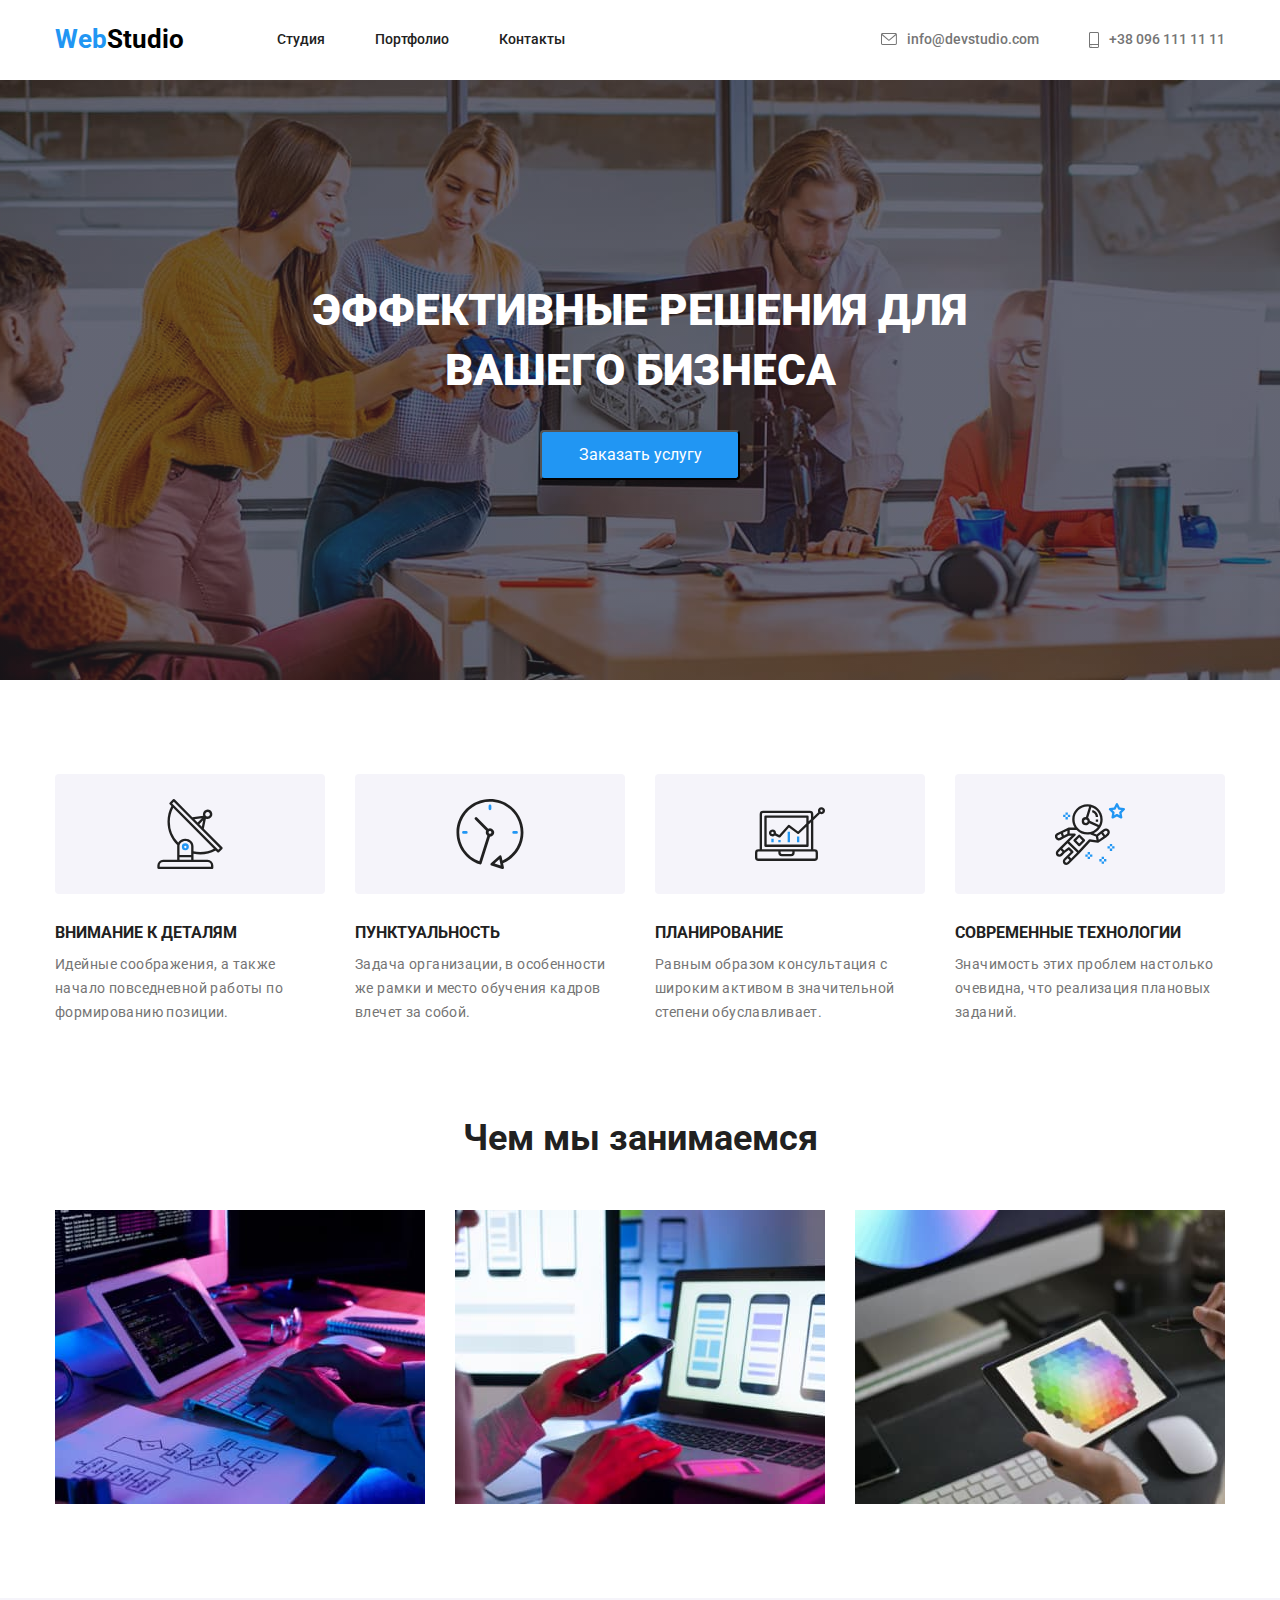
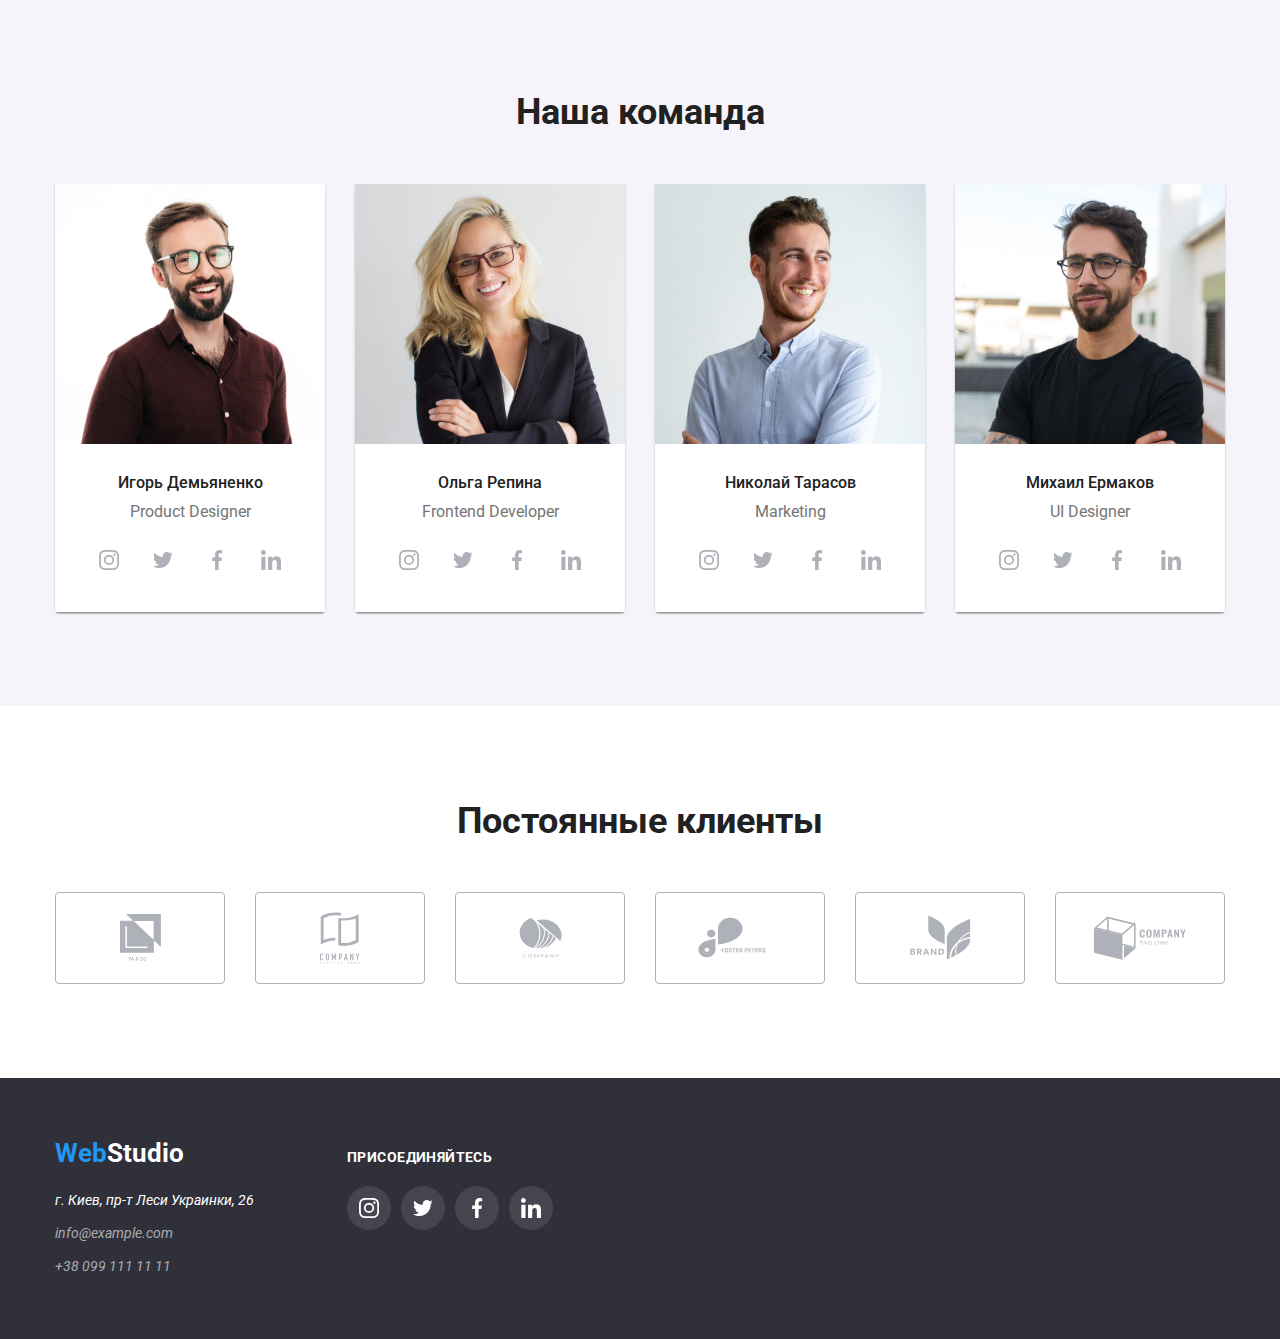
<file: index.html>
<!DOCTYPE html>
<html lang="ru">
  <head>
    <meta charset="UTF-8" />
    <meta http-equiv="X-UA-Compatible" content="IE=edge" />
    <meta name="viewport" content="width=device-width, initial-scale=1.0" />
    <title>Студия</title>
    <link rel="preconnect" href="https://fonts.googleapis.com" />
    <link rel="preconnect" href="https://fonts.gstatic.com" crossorigin />
    <link
      href="https://fonts.googleapis.com/css2?family=Raleway:wght@700&family=Roboto:wght@400;500;700;900&display=swap"
      rel="stylesheet"
    />
    <link
      rel="stylesheet"
      href="https://cdnjs.cloudflare.com/ajax/libs/modern-normalize/1.1.0/modern-normalize.min.css
"
    />

    <link rel="stylesheet" href="css/style.css" />
  </head>
  <body>
    <!---------- Header ---------->
    <header class="header">
      <div class="container header-container">
        <a class="main-page" href="./index.html"
          ><span class="main-page-web">Web</span
          ><span class="main-page-studio">Studio</span></a
        >
        <nav>
          <ul class="list header-nav">
            <li><a class="link-header" href="">Студия</a></li>
            <li>
              <a class="link-header" href="./portfolio.html">Портфолио</a>
            </li>
            <li><a class="link-header" href="">Контакты</a></li>
          </ul>
        </nav>

        <ul class="list header-tel">
          <li class="header-button">
            <a class="link-contacts" href="mailto:info@devstudio.com">
              <svg class="contact-icon" width="16px" height="12px">
                <use href="./image/sprite.svg#icon-envelope"></use>
              </svg>
              info@devstudio.com</a
            >
          </li>
          <li class="header-button">
            <a class="link-contacts" href="tel:+380961111111">
              <svg class="contact-icon" width="10px" height="16px">
                <use href="./image/sprite.svg#icon-smartphone"></use></svg
              >+38 096 111 11 11</a
            >
          </li>
        </ul>
      </div>
    </header>
    <main>
      <!----------Hero ---------->
      <section class="hero">
        <div class="container">
          <h1 class="hero-text">Эффективные решения для вашего бизнеса</h1>
          <button class="button-main" type="button">Заказать услугу</button>
        </div>
      </section>
      <!---------- Про нас ---------->
      <section class="work">
        <div class="container">
          <ul class="list work-list">
            <li class="list-about">
              <div class="work-thumb">
                <svg width="70px" height="70px">
                  <use href="./image/sprite.svg#icon-antenna"></use>
                </svg>
              </div>
              <h3 class="list-about-title">Внимание к деталям</h3>
              <p class="list-about-text">
                Идейные соображения, а также начало повседневной работы по
                формированию позиции.
              </p>
            </li>
            <li class="list-about">
              <div class="work-thumb">
                <svg width="70px" height="70px">
                  <use href="./image/sprite.svg#icon-clock"></use>
                </svg>
              </div>
              <h3 class="list-about-title">Пунктуальность</h3>
              <p class="list-about-text">
                Задача организации, в особенности же рамки и место обучения
                кадров влечет за собой.
              </p>
            </li>
            <li class="list-about">
              <div class="work-thumb">
                <svg width="70px" height="70px">
                  <use href="./image/sprite.svg#icon-diagram"></use>
                </svg>
              </div>
              <h3 class="list-about-title">Планирование</h3>
              <p class="list-about-text">
                Равным образом консультация с широким активом в значительной
                степени обуславливает.
              </p>
            </li>
            <li class="list-about">
              <div class="work-thumb">
                <svg width="70px" height="70px">
                  <use href="./image/sprite.svg#icon-astronaut"></use>
                </svg>
              </div>
              <h3 class="list-about-title">Современные технологии</h3>
              <p class="list-about-text">
                Значимость этих проблем настолько очевидна, что реализация
                плановых заданий.
              </p>
            </li>
          </ul>
        </div>
      </section>
      <!---------- Чем мы занимаемся ---------->
      <section class="information">
        <div class="container">
          <h2 class="information-about">Чем мы занимаемся</h2>
          <ul class="list list-img">
            <li class="img-item">
              <img src="./image/whatwedo1.jpg" alt="на клавиатуре" />
            </li>
            <li class="img-item">
              <img src="./image/whatwedo2.jpg" alt="на телефоне" />
            </li>
            <li class="img-item">
              <img src="./image/whatwedo3.jpg" alt="на планшете" />
            </li>
          </ul>
        </div>
      </section>
      <!---------- Команда ---------->
      <section class="team">
        <div class="container">
          <h2 class="team-about">Наша команда</h2>
          <ul class="list list-team">
            <li class="team-member">
              <img
                src="./image/master1.jpg"
                alt="Игорь Демьяненко"
                width="270"
                height="260"
              />
              <div class="team-information">
                <h3 class="team-title">Игорь Демьяненко</h3>
                <p class="team-text" lang="en">Product Designer</p>
                <ul class="socials-list team-socials list">
                  <li class="socials-item">
                    <a href="" class="socials-link team-icon">
                      <svg class="socials-icon" width="20px" height="20px">
                        <use href="./image/sprite.svg#icon-instagram"></use>
                      </svg>
                    </a>
                  </li>
                  <li class="socials-item">
                    <a href="" class="socials-link team-icon">
                      <svg class="socials-icon" width="20px" height="20px">
                        <use href="./image/sprite.svg#icon-twitter"></use>
                      </svg>
                    </a>
                  </li>
                  <li class="socials-item">
                    <a href="" class="socials-link team-icon">
                      <svg class="socials-icon" width="20px" height="20px">
                        <use href="./image/sprite.svg#icon-facebook"></use>
                      </svg>
                    </a>
                  </li>
                  <li class="socials-item">
                    <a href="" class="socials-link team-icon">
                      <svg class="socials-icon" width="20px" height="20px">
                        <use href="./image/sprite.svg#icon-linkedin"></use>
                      </svg>
                    </a>
                  </li>
                </ul>
              </div>
            </li>
            <li class="team-member">
              <img
                src="./image/master2.jpg"
                alt="Ольга Репина"
                width="270"
                height="260"
              />
              <div class="team-information">
                <h3 class="team-title">Ольга Репина</h3>
                <p class="team-text" lang="en">Frontend Developer</p>
                <ul class="socials-list team-socials list">
                  <li class="socials-item">
                    <a href="" class="socials-link team-icon">
                      <svg class="socials-icon" width="20px" height="20px">
                        <use href="./image/sprite.svg#icon-instagram"></use>
                      </svg>
                    </a>
                  </li>
                  <li class="socials-item">
                    <a href="" class="socials-link team-icon">
                      <svg class="socials-icon" width="20px" height="20px">
                        <use href="./image/sprite.svg#icon-twitter"></use>
                      </svg>
                    </a>
                  </li>
                  <li class="socials-item">
                    <a href="" class="socials-link team-icon">
                      <svg class="socials-icon" width="20px" height="20px">
                        <use href="./image/sprite.svg#icon-facebook"></use>
                      </svg>
                    </a>
                  </li>
                  <li class="socials-item">
                    <a href="" class="socials-link team-icon">
                      <svg class="socials-icon" width="20px" height="20px">
                        <use href="./image/sprite.svg#icon-linkedin"></use>
                      </svg>
                    </a>
                  </li>
                </ul>
              </div>
            </li>
            <li class="team-member">
              <img
                src="./image/master3.jpg"
                alt="Николай Тарасов"
                width="270"
                height="260"
              />
              <div class="team-information">
                <h3 class="team-title">Николай Тарасов</h3>
                <p class="team-text" lang="en">Marketing</p>
                <ul class="socials-list team-socials list">
                  <li class="socials-item">
                    <a href="" class="socials-link team-icon">
                      <svg class="socials-icon" width="20px" height="20px">
                        <use href="./image/sprite.svg#icon-instagram"></use>
                      </svg>
                    </a>
                  </li>
                  <li class="socials-item">
                    <a href="" class="socials-link team-icon">
                      <svg class="socials-icon" width="20px" height="20px">
                        <use href="./image/sprite.svg#icon-twitter"></use>
                      </svg>
                    </a>
                  </li>
                  <li class="socials-item">
                    <a href="" class="socials-link team-icon">
                      <svg class="socials-icon" width="20px" height="20px">
                        <use href="./image/sprite.svg#icon-facebook"></use>
                      </svg>
                    </a>
                  </li>
                  <li class="socials-item">
                    <a href="" class="socials-link team-icon">
                      <svg class="socials-icon" width="20px" height="20px">
                        <use href="./image/sprite.svg#icon-linkedin"></use>
                      </svg>
                    </a>
                  </li>
                </ul>
              </div>
            </li>
            <li class="team-member">
              <img
                src="./image/master4.jpg"
                alt="Михаил Ермаков"
                width="270"
                height="260"
              />
              <div class="team-information">
                <h3 class="team-title">Михаил Ермаков</h3>
                <p class="team-text" lang="en">UI Designer</p>
                <ul class="socials-list team-socials list">
                  <li class="socials-item">
                    <a href="" class="socials-link team-icon">
                      <svg class="socials-icon" width="20px" height="20px">
                        <use href="./image/sprite.svg#icon-instagram"></use>
                      </svg>
                    </a>
                  </li>
                  <li class="socials-item">
                    <a href="" class="socials-link team-icon">
                      <svg class="socials-icon" width="20px" height="20px">
                        <use href="./image/sprite.svg#icon-twitter"></use>
                      </svg>
                    </a>
                  </li>
                  <li class="socials-item">
                    <a href="" class="socials-link team-icon">
                      <svg class="socials-icon" width="20px" height="20px">
                        <use href="./image/sprite.svg#icon-facebook"></use>
                      </svg>
                    </a>
                  </li>
                  <li class="socials-item">
                    <a href="" class="socials-link team-icon">
                      <svg class="socials-icon" width="20px" height="20px">
                        <use href="./image/sprite.svg#icon-linkedin"></use>
                      </svg>
                    </a>
                  </li>
                </ul>
              </div>
            </li>
          </ul>
        </div>
      </section>
      <!-- -------------------Клиенты--------------------------- -->
      <section class="clients">
        <div class="container">
          <h2 class="subtitle">Постоянные клиенты</h2>
          <ul class="clients-list list">
            <li class="clients-item">
              <a href="" class="clients-thumb">
                <svg class="clients-icon" width="41px" height="47px">
                  <use href="./image/sprite.svg#icon-client-1"></use>
                </svg>
              </a>
            </li>

            <li class="clients-item">
              <a href="" class="clients-thumb">
                <svg class="clients-icon" width="40px" height="52px">
                  <use href="./image/sprite.svg#icon-client-2"></use>
                </svg>
              </a>
            </li>

            <li class="clients-item">
              <a href="" class="clients-thumb">
                <svg class="clients-icon" width="43px" height="41px">
                  <use href="./image/sprite.svg#icon-client-3"></use>
                </svg>
              </a>
            </li>

            <li class="clients-item">
              <a href="" class="clients-thumb">
                <svg class="clients-icon" width="84px" height="41px">
                  <use href="./image/sprite.svg#icon-client-4"></use>
                </svg>
              </a>
            </li>

            <li class="clients-item">
              <a href="" class="clients-thumb">
                <svg class="clients-icon" width="63px" height="45px">
                  <use href="./image/sprite.svg#icon-client-5"></use>
                </svg>
              </a>
            </li>

            <li class="clients-item">
              <a href="" class="clients-thumb">
                <svg class="clients-icon" width="94px" height="44px">
                  <use href="./image/sprite.svg#icon-client-6"></use>
                </svg>
              </a>
            </li>
          </ul>
        </div>
      </section>
    </main>
    <!---------- Футер ---------->
    <footer class="footer">
      <div class="container footer-thumbs">
        <div class="adress">
          <a class="main-page logo-footer" href=""
            ><span class="main-page-web">Web</span
            ><span class="studio-footer">Studio</span></a
          >
          <address>
            <ul class="list footer-list">
              <li class="list-footer">
                <a
                  class="footer-link-map"
                  href="https://goo.gl/maps/vSikNWWqTWctvKXCA"
                  target="_blank"
                  rel="noopener noreferrer"
                  >г. Киев, пр-т Леси Украинки, 26</a
                >
              </li>
              <li class="list-footer">
                <a class="footer-link-contacts" href="mailto:info@example.com"
                  >info@example.com</a
                >
              </li>
              <li class="list-footer">
                <a class="footer-link-contacts" href="tel:+380991111111"
                  >+38 099 111 11 11</a
                >
              </li>
            </ul>
          </address>
        </div>
        <div class="socials">
          <p class="socials-invite">Присоединяйтесь</p>
          <ul class="socials-list list">
            <li class="socials-item">
              <a href="" class="socials-link foot-icon">
                <svg class="socials-icon" width="20px" height="20px">
                  <use href="./image/sprite.svg#icon-instagram"></use>
                </svg>
              </a>
            </li>
            <li class="socials-item">
              <a href="" class="socials-link foot-icon">
                <svg class="socials-icon" width="20px" height="20px">
                  <use href="./image/sprite.svg#icon-twitter"></use>
                </svg>
              </a>
            </li>
            <li class="socials-item">
              <a href="" class="socials-link foot-icon">
                <svg class="socials-icon" width="20px" height="20px">
                  <use href="./image/sprite.svg#icon-facebook"></use>
                </svg>
              </a>
            </li>
            <li class="socials-item">
              <a href="" class="socials-link foot-icon">
                <svg class="socials-icon" width="20px" height="20px">
                  <use href="./image/sprite.svg#icon-linkedin"></use>
                </svg>
              </a>
            </li>
          </ul>
        </div>
      </div>
    </footer>
  </body>
</html>
</file>
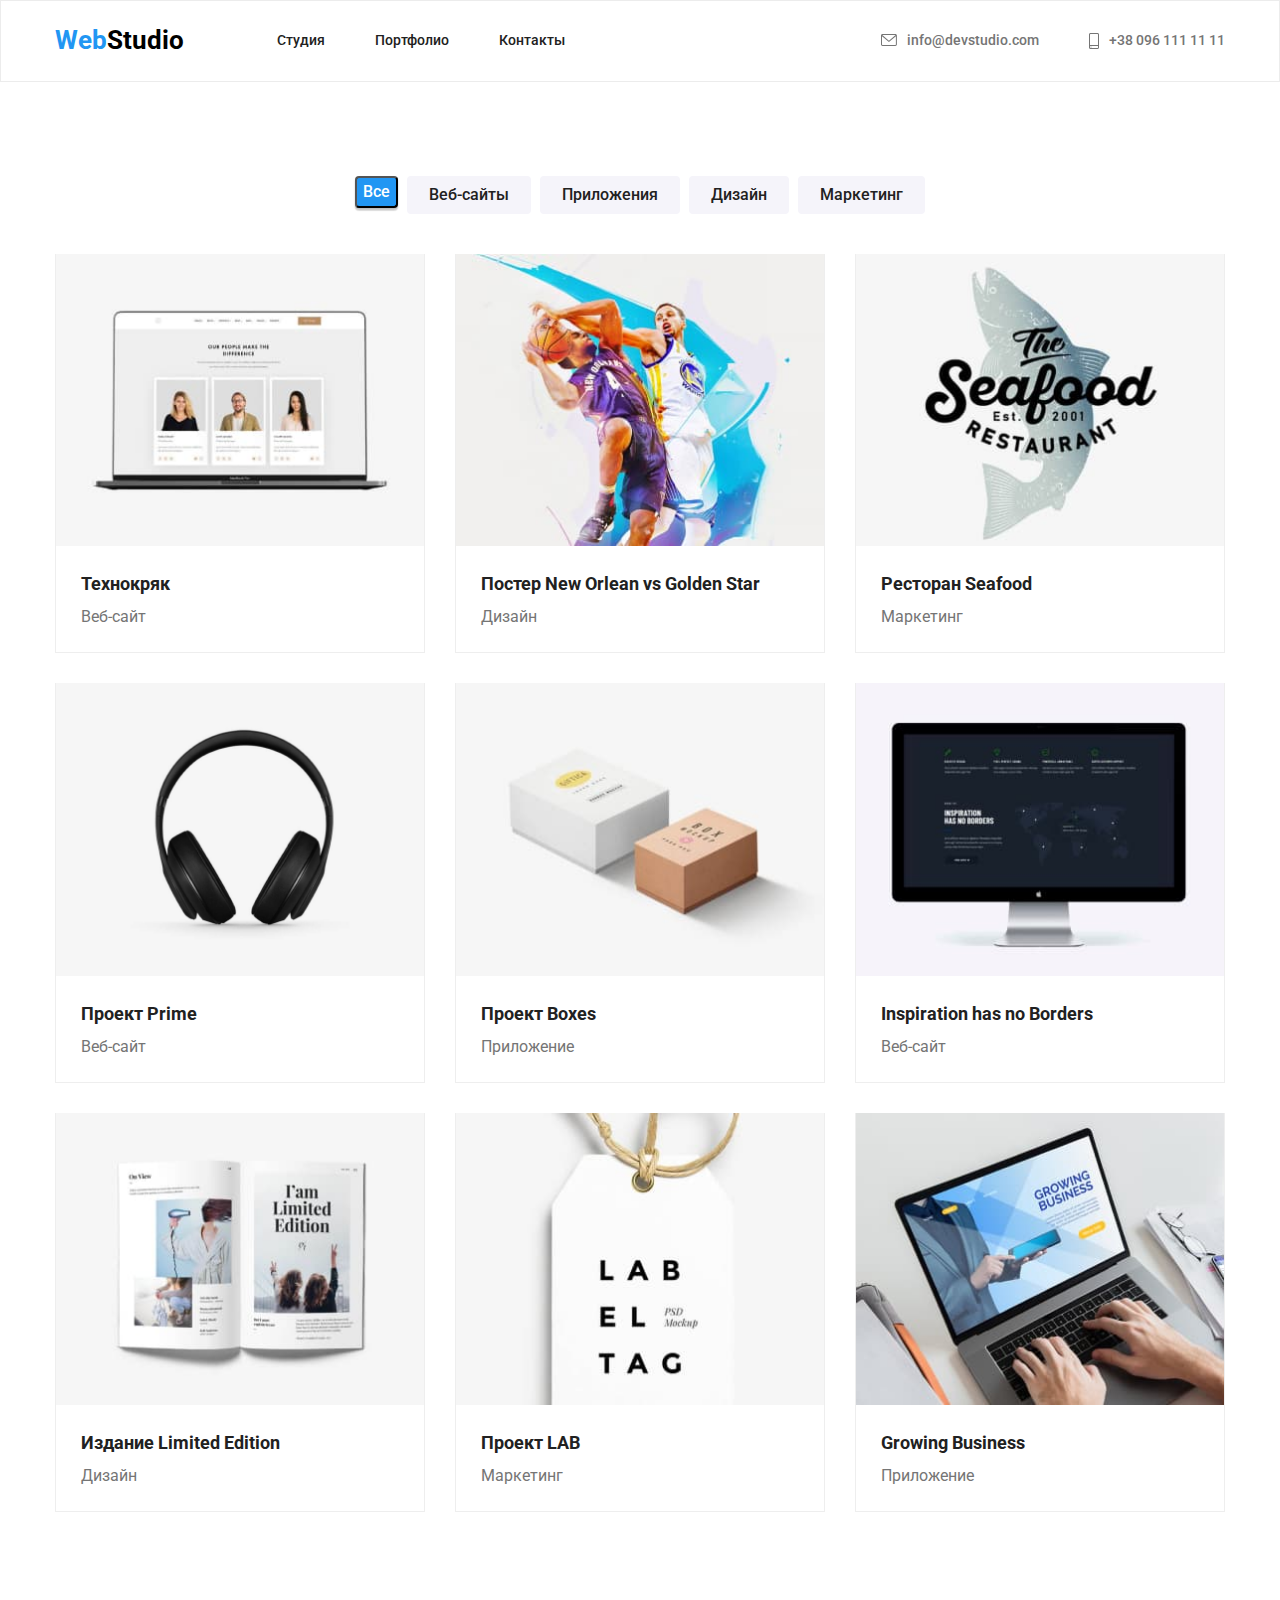
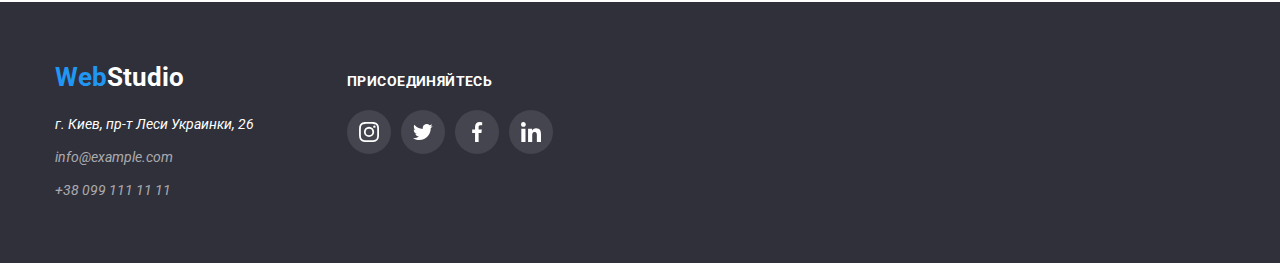
<file: portfolio.html>
<!DOCTYPE html>
<html lang="ru">
  <head>
    <meta charset="UTF-8" />
    <meta http-equiv="X-UA-Compatible" content="IE=edge" />
    <meta name="viewport" content="width=device-width, initial-scale=1.0" />
    <title>Студия</title>
    <link rel="preconnect" href="https://fonts.googleapis.com" />
    <link rel="preconnect" href="https://fonts.gstatic.com" crossorigin />
    <link
      href="https://fonts.googleapis.com/css2?family=Raleway:wght@700&family=Roboto:wght@400;500;700;900&display=swap"
      rel="stylesheet"
    />
    <link
      rel="stylesheet"
      href="https://cdnjs.cloudflare.com/ajax/libs/modern-normalize/1.1.0/modern-normalize.min.css
"
    />
    <link rel="stylesheet" href="css/style.css" />
  </head>
  <body>
    <!---------- Header ---------->
     <header class="header portfolio-header">
      <div class="container header-container">
        <a class="main-page" href="./index.html"
          ><span class="main-page-web">Web</span
          ><span class="main-page-studio">Studio</span></a
        >
        <nav>
          <ul class="list header-nav">
            <li><a class="link-header" href="./index.html">Студия</a></li>
            <li>
              <a class="link-header" href="./portfolio.html">Портфолио</a>
            </li>
            <li><a class="link-header" href="">Контакты</a></li>
          </ul>
        </nav>

        <ul class="list header-tel">
          <li class="header-button">
            <a class="link-contacts" href="mailto:info@devstudio.com">
              <svg class="contact-icon" width="16px" height="12px">
                <use href="./image/sprite.svg#icon-envelope"></use>
              </svg>
              info@devstudio.com</a
            >
          </li>
          <li class="header-button">
            <a class="link-contacts" href="tel:+380961111111">
              <svg class="contact-icon" width="10px" height="16px">
                <use href="./image/sprite.svg#icon-smartphone"></use></svg
              >+38 096 111 11 11</a
            >
          </li>
        </ul>
      </div>
    </header>
    <main>
      <!----------Про нас портфорлио ---------->
      <section class="portfolio-about">
        <div class="container">
          <ul class="list list-portfolio">
            <li class="list-button">
              <button class="button-one" type="button">Все</button>
            </li>
            <li class="list-button">
              <button class="button  button-filter" type="button">Веб-сайты</button>
            </li>
            <li class="list-button">
              <button class="button  button-filter" type="button">Приложения</button>
            </li>
            <li class="list-button">
              <button class="button  button-filter" type="button">Дизайн</button>
            </li>
            <li class="list-button">
              <button class="button  button-filter" type="button">Маркетинг</button>
            </li>
          </ul>
       
     <!---------- Меню ---------->
     
          <ul class="list portfolio-list">
           
            <li class="portfolio-img">
               <a class="menu-link" href="">
              <img src="./image/portfolioimg1.jpg" alt="Технокряк" width:
              370px; height: 294px;>
              <div class="menu-information">
                <h3 class="menu-title">Технокряк</h3>
                <p class="menu-text">Веб-сайт</p>
              </div>
              </a>
            </li>
            
            <li class="portfolio-img">
               <a class="menu-link" href="">
              <img src="./image/portfolioimg2.jpg" alt="Постер" width: 370px;
              height: 294px;>
              <div class="menu-information">
                <h3 class="menu-title">
                  Постер <span lang="en">New Orlean vs Golden Star</span>
                </h3>
                <p class="menu-text">Дизайн</p>
              </div>
              </a>
            </li>
            
            <li class="portfolio-img">
               <a class="menu-link" href="">
              <img src="./image/portfolioimg3.jpg" alt="Ресторан" width: 370px;
              height: 294px;>
              <div class="menu-information">
                <h3 class="menu-title">
                  Ресторан <span lang="en">Seafood</span>
                </h3>
                <p class="menu-text">Маркетинг</p>
              </div>
              </a>
            </li>
             
            <li class="portfolio-img">
              <a class="menu-link" href="">
              <img src="./image/portfolioimg4.png" alt="Проект" width: 370px;
              height: 294px;>
              <div class="menu-information">
                <h3 class="menu-title">Проект <span lang="en">Prime</span></h3>
                <p class="menu-text">Веб-сайт</p>
              </div>
              </a>
            </li>
           
            <li class="portfolio-img">
               <a class="menu-link" href="">
              <img src="./image/portfolioimg5.jpg" alt="Проект-ящик" width:
              370px; height: 294px;>
              <div class="menu-information">
                <h3 class="menu-title">Проект <span lang="en">Boxes</span></h3>
                <p class="menu-text">Приложение</p>
              </div>
              </a>
            </li>
         
            <li class="portfolio-img">
                 <a class="menu-link" href="">
              <img src="./image/portfolioimg6.jpg" alt="Код" width: 370px;
              height: 294px;>
              <div class="menu-information">
                <h3 class="menu-title" lang="en">Inspiration has no Borders</h3>
                <p class="menu-text">Веб-сайт</p>
              </div>
              </a>
            </li>
             
            <li class="portfolio-img">
              <a class="menu-link" href="">
              <img src="./image/portfolioimg7.jpg" alt="Издание" width: 370px;
              height: 294px;>
              <div class="menu-information">
                <h3 class="menu-title">
                  Издание <span lang="en">Limited Edition</span>
                </h3>
                <p class="menu-text">Дизайн</p>
              </div>
              </a>
            </li>
          
            <li class="portfolio-img">
                <a class="menu-link" href="">
              <img src="./image/portfolioimg8.jpg" alt="Проект-лаб" width:
              370px; height: 294px;>
              <div class="menu-information">
                <h3 class="menu-title">Проект <span lang="en">LAB</span></h3>
                <p class="menu-text">Маркетинг</p>
              </div>
              </a>
            </li>
            
            <li class="portfolio-img">
               <a class="menu-link" href="">
              <img src="./image/portfolioimg9.jpg" alt="Бизнес" width: 370px;
              height: 294px;>
              <div class="menu-information">
                <h3 class="menu-title" lang="en">Growing Business</h3>
                <p class="menu-text">Приложение</p>
              </div>
              </a>
            </li>
          </ul>
        
      </section>
    </main>
     <!---------- Футер ---------->
    <footer class="footer">
      <div class="container footer-thumbs">
        <div class="adress">
          <a class="main-page logo-footer" href=""
            ><span class="main-page-web">Web</span
            ><span class="studio-footer">Studio</span></a
          >
          <address>
            <ul class="list footer-list">
              <li class="list-footer">
                <a
                  class="footer-link-map"
                  href="https://goo.gl/maps/vSikNWWqTWctvKXCA"
                  target="_blank"
                  rel="noopener noreferrer"
                  >г. Киев, пр-т Леси Украинки, 26</a
                >
              </li>
              <li class="list-footer">
                <a class="footer-link-contacts" href="mailto:info@example.com"
                  >info@example.com</a
                >
              </li>
              <li class="list-footer">
                <a class="footer-link-contacts" href="tel:+380991111111"
                  >+38 099 111 11 11</a
                >
              </li>
            </ul>
          </address>
        </div>
        <div class="socials">
          <p class="socials-invite">Присоединяйтесь</p>
          <ul class="socials-list list">
            <li class="socials-item">
              <a href="" class="socials-link foot-icon">
                <svg class="socials-icon" width="20px" height="20px">
                  <use href="./image/sprite.svg#icon-instagram"></use>
                </svg>
              </a>
            </li>
            <li class="socials-item">
              <a href="" class="socials-link foot-icon">
                <svg class="socials-icon" width="20px" height="20px">
                  <use href="./image/sprite.svg#icon-twitter"></use>
                </svg>
              </a>
            </li>
            <li class="socials-item">
              <a href="" class="socials-link foot-icon">
                <svg class="socials-icon" width="20px" height="20px">
                  <use href="./image/sprite.svg#icon-facebook"></use>
                </svg>
              </a>
            </li>
            <li class="socials-item">
              <a href="" class="socials-link foot-icon">
                <svg class="socials-icon" width="20px" height="20px">
                  <use href="./image/sprite.svg#icon-linkedin"></use>
                </svg>
              </a>
            </li>
          </ul>
        </div>
      </div>
    </footer>
  </body>
</html>
</file>
<file: css/style.css>
:root {
  --features-item-gap: 30px;
}

body {
  font-family: "Roboto", sans-serif;
  color: #212121;
}
p,
h1,
h2,
h3,
h4,
h5,
h6 {
  margin: 0;
}
a {
  text-decoration: none;
  color: inherit;
}
ul,
ol {
  margin: 0;
  padding-left: 0;
}
img {
  display: block;
  width: 100%;
  height: auto;
}
.container {
  width: 1200px;
  padding-left: 15px;
  padding-right: 15px;
  margin: 0 auto;
}

.list {
  list-style-type: none;
  padding: 0;
  margin: 0;
}

/*Шапка*/
.main-page-web {
  color: #2196f3;
}
.main-page-studio {
  color: #000000;
}
.header {
  padding-top: 24px;
  padding-bottom: 25px;
}
.header-container {
  display: flex;
  align-items: center;
}
.header-nav {
  display: flex;
}
.header-nav:not(:last-child) {
  margin-right: 50px;
}
.header-tel {
  display: flex;
  margin-left: auto;
}

.contact-icon {
  margin-right: 10px;
  fill: currentColor;
}
.header-button a {
  display: flex;
  align-items: center;
  justify-content: center;
}
.link-header {
  color: #212121;
  font-weight: 500;
  font-size: 14px;
  line-height: 1.14;
  text-decoration: none;
  margin-right: 50px;
}
.header-button {
  display: flex;
  align-items: center;
  justify-content: center;
}
.link-header:hover,
.link-header:focus {
  color: #2196f3;
}
.link-contacts {
  text-decoration: none;
  color: #757575;
  font-weight: 500;
  font-size: 14px;
  line-height: 1.14;
  margin-left: 50px;
}
.link-contacts:hover,
.link-contacts:focus {
  color: #2196f3;
}
/*Hero*/
.hero {
  padding-top: 200px;
  padding-bottom: 200px;
  background-color: #2f303a;
  text-align: center;

  background-image: linear-gradient(
      to right,
      rgba(47, 48, 58, 0.4),
      rgba(47, 48, 58, 0.4)
    ),
    url(../image/hero-bg.jpg);
  background-repeat: no-repeat;
  background-size: cover;
  background-position: center;
  max-width: 1600px;
  min-height: 600px;
  margin-left: auto;
  margin-right: auto;
}
.hero-text {
  max-width: 696px;
  margin-right: auto;
  margin-left: auto;
  margin-bottom: 30px;
  color: #ffffff;
  font-weight: 900;
  font-size: 44px;
  line-height: 60px;
  text-transform: uppercase;
}
/* Главная страница */
.main-page {
  text-decoration: none;
  font-weight: bold;
  font-size: 26px;
  line-height: 31px;
  margin-right: 93px;
}
/* Ворк */
.work-thumb {
  display: inline-flex;
  width: 270px;
  height: 120px;
  justify-content: center;
  align-items: center;
  margin-bottom: 30px;
  background-color: #f5f4fa;
  border-radius: 4px;
}

.work {
  padding-top: 94px;
  padding-bottom: 94px;
}

.work-list {
  display: flex;
}
.list-about-title {
  margin-bottom: 10px;
  text-transform: uppercase;
}
.list-about:not(:last-child) {
  margin-right: 30px;
}
.list-about {
  width: calc((100% - 90px) / 4);
}

/* Кнопка */
.button-main {
  color: #ffffff;
  cursor: pointer;
  background: #2196f3;
  background: #2196f3;
  box-shadow: 0px 4px 4px rgba(0, 0, 0, 0.15);
  border-radius: 4px;
  width: 200px;
  height: 50px;
}
.list-about {
  font-weight: bold;
  font-size: 14px;
  line-height: 1.14;
}
.list-about-text {
  color: #757575;
  font-weight: normal;
  font-size: 14px;
  line-height: 1.71;
  letter-spacing: 0.03em;
}

.information-about {
  font-weight: bold;
  font-size: 36px;
  line-height: 1.16;
  text-align: center;
}

/* Інформация */
.information {
  padding-bottom: 94px;
}
.information-about {
  margin-bottom: 50px;
}
.list-img {
  display: flex;
}
.img-item:not(:last-child) {
  margin-right: 30px;
}

/* Команда */
.team {
  background-color: #f5f4fa;
  padding-bottom: 94px;
  padding-top: 94px;
}
.team-about {
  font-weight: bold;
  font-size: 36px;
  line-height: 1.16;
  text-align: center;
  margin-bottom: 50px;
}
.list-team {
  display: flex;
}
.team-member:not(:last-child) {
  margin-right: 30px;
}
.team-member {
  text-align: center;
  box-shadow: 0px 1px 3px rgba(0, 0, 0, 0.12), 0px 1px 1px rgba(0, 0, 0, 0.14),
    0px 2px 1px rgba(0, 0, 0, 0.2);
  border-radius: 0px 0px 4px 4px;
}

.team-information {
  text-align: center;
  padding-bottom: 30px;
  padding-top: 30px;
  background-color: #ffffff;
}
.team-title {
  font-weight: 500;
  font-size: 16px;
  line-height: 1.18;
}
.team-text {
  color: #757575;
  font-size: 16px;
  line-height: 1.18;
  margin-top: 10px;
  margin-bottom: 16px;
}

.team-socials {
  justify-content: center;
}

.team-icon {
  color: #afb1b8;
}

.team-icon:hover,
.team-icon:focus {
  color: #ffffff;
  background-color: #2196f3;
}

.socials-list {
  display: flex;
}

.socials-link {
  display: inline-flex;
  align-items: center;
  justify-content: center;
  width: 44px;
  height: 44px;
  border: none;
  border-radius: 50%;
}

.socials-icon {
  fill: currentColor;
}

/* Clients */

.subtitle {
  margin-bottom: 50px;

  font-weight: 700;
  font-size: 36px;
  line-height: 1.17;
  text-align: center;
}
.clients {
  padding-bottom: 94px;
  padding-top: 94px;
}
.clients-list {
  display: flex;
  flex-wrap: wrap;
  margin-left: calc(-1 * var(--features-item-gap));
  margin-top: calc(-1 * var(--features-item-gap));
}

.clients-item {
  flex-basis: calc(100% / 6 - var(--features-item-gap));
  margin-left: var(--features-item-gap);
  margin-top: var(--features-item-gap);
}

.clients-thumb {
  display: inline-flex;
  justify-content: center;
  align-items: center;
  width: 170px;
  height: 92px;
  border: 1px solid #afb1b8;
  border-radius: 4px;
  color: #afb1b8;
}

.clients-icon {
  fill: currentColor;
}

.clients-thumb:hover,
.clients-thumb:focus {
  border: 1px solid #2196f3;
  color: #2196f3;
}

/* Футер */
.footer {
  background-color: #2f303a;
  padding-top: 60px;
  padding-bottom: 60px;
}

.logo-footer {
  display: inline-block;
  margin-bottom: 20px;
}
.studio-footer {
  color: #ffffff;
}
.list-footer:not(:last-child) {
  margin-bottom: 9px;
}
.footer-link-map {
  color: #ffffff;
  text-decoration: none;
  font-size: 14px;
  line-height: 1.71;
}
.footer-link-contacts {
  color: rgba(255, 255, 255, 0.6);
  text-decoration: none;
  font-size: 14px;
  line-height: 1.71;
}
.footer-link-contacts:hover,
.footer-link-contacts:focus {
  color: #2196f3;
}

.socials-invite {
  margin-bottom: 20px;

  font-weight: bold;
  font-size: 14px;
  line-height: 1.14;
  letter-spacing: 0.03em;
  text-transform: uppercase;
  color: #ffffff;
}

.socials-item:not(:last-child) {
  margin-right: 10px;
}

.foot-icon {
  color: #ffffff;
  background-color: rgba(255, 255, 255, 0.1);
}
.foot-icon:hover,
.foot-icon:focus {
  background-color: #2196f3;
}
.socials-link {
  display: inline-flex;
  align-items: center;
  justify-content: center;
  width: 44px;
  height: 44px;
  border: none;
  border-radius: 50%;
}

.footer-thumbs {
  display: flex;
  align-items: baseline;
}

.adress {
  margin-right: 70px;
}
/* Портфолио */
.button-one {
  color: #ffffff;
  background: #2196f3;
  box-shadow: 0px 3px 1px rgba(0, 0, 0, 0.1), 0px 1px 2px rgba(0, 0, 0, 0.08),
    0px 2px 2px rgba(0, 0, 0, 0.12);
  border-radius: 4px;
  font-weight: 500;
  font-size: 16px;
  line-height: 1.62;

  max-height: 38px;
  cursor: pointer;
}
.button {
  color: #212121;
  background-color: ##f5f4fa;
  cursor: pointer;
  font-weight: 500;
  font-size: 16px;
  line-height: 1.62;
  padding: 6px 22px;
  border: none;
}

.button:hover {
  box-shadow: 0px 3px 1px rgba(0, 0, 0, 0.1), 0px 1px 2px rgba(0, 0, 0, 0.08),
    0px 2px 2px rgba(0, 0, 0, 0.12);
}
.list-button .button {
  background: #f5f4fa;
  border-radius: 4px;
}

.button-filter:hover,
focus {
  color: #ffffff;
  background-color: #2196f3;
  box-shadow: 0px 3px 1px rgba(0, 0, 0, 0.1), 0px 1px 2px rgba(0, 0, 0, 0.08),
    0px 2px 2px rgba(0, 0, 0, 0.12);
}
.menu-title {
  font-weight: bold;
  font-size: 18px;
  line-height: 2;
}
.menu-text {
  font-size: 16px;
  line-height: 1.87;
  color: #757575;
}

.portfolio-about {
  padding-top: 94px;
  padding-bottom: 90px;
}
.list-portfolio {
  display: flex;
  justify-content: center;
}

.list-button:not(:last-child) {
  margin-right: 9px;
}
.list-portfolio {
  margin-bottom: 40px;
}

.portfolio-list {
  display: flex;
  flex-wrap: wrap;
  margin-left: calc(-1 * var(--features-item-gap));
  margin-top: calc(-1 * var(--features-item-gap));
}

.line {
  border-bottom: 1px solid #ececec;
}

.menu-information {
  padding: 20px 25px;
}
.menu-link {
  display: block;
}
.portfolio-img {
  flex-basis: calc(100% / 3 - var(--features-item-gap));
  margin-left: var(--features-item-gap);
  margin-top: var(--features-item-gap);
  border-right: 1px solid #eeeeee;
  border-bottom: 1px solid #eeeeee;
  border-left: 1px solid #eeeeee;
}

.portfolio-header {
  border: 1px solid #ececec;
}

.menu-link:hover,
.menu-link:focus {
  display: block;
  box-shadow: 0px 1px 1px rgba(0, 0, 0, 0.12), 0px 4px 4px rgba(0, 0, 0, 0.06),
    1px 4px 6px rgba(0, 0, 0, 0.16);
}
</file>
